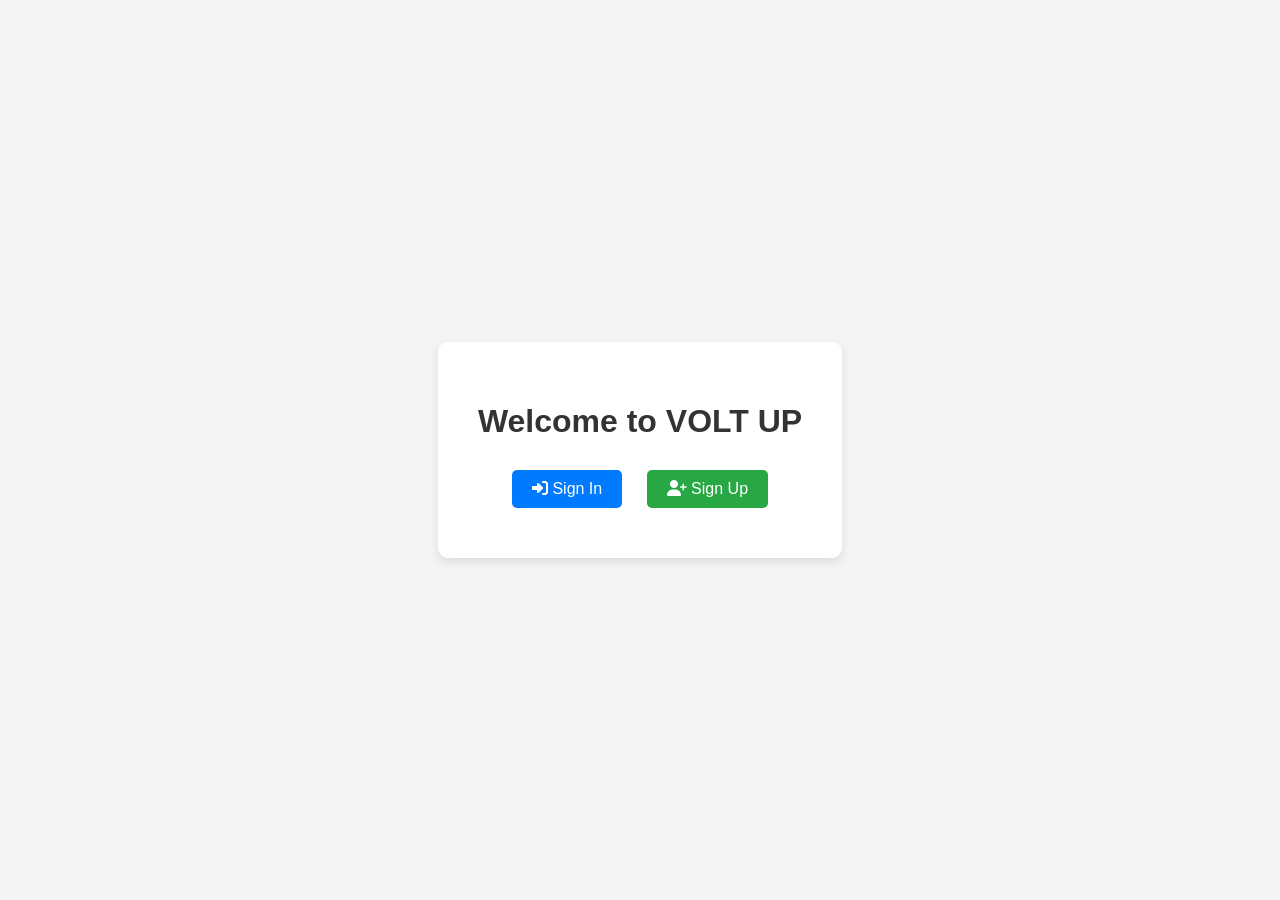
<file: VoltUp/index.html>
<!DOCTYPE html>
<html lang="en">
<head>
    <meta charset="UTF-8">
    <meta name="viewport" content="width=device-width, initial-scale=1.0">
    <title>Welcome | Volt Up</title>
    <link rel="stylesheet" href="https://cdnjs.cloudflare.com/ajax/libs/font-awesome/6.4.0/css/all.min.css">
    <style>
        body {
            font-family: Arial, sans-serif;
            margin: 0;
            padding: 0;
            display: flex;
            justify-content: center;
            align-items: center;
            height: 100vh;
            background-color: #f4f4f4;
        }
        .container {
            text-align: center;
            background: #fff;
            padding: 40px;
            border-radius: 10px;
            box-shadow: 0 4px 10px rgba(0, 0, 0, 0.1);
        }
        .container h1 {
            margin-bottom: 20px;
            color: #333;
        }
        .btn {
            display: inline-block;
            padding: 10px 20px;
            margin: 10px;
            font-size: 16px;
            color: #fff;
            background-color: #007bff;
            border: none;
            border-radius: 5px;
            text-decoration: none;
            cursor: pointer;
            transition: background-color 0.3s ease;
        }
        .btn:hover {
            background-color: #0056b3;
        }
        .btn.sign-up {
            background-color: #28a745;
        }
        .btn.sign-up:hover {
            background-color: #1e7e34;
        }
    </style>
</head>
<body>
    <div class="container">
        <h1>Welcome to VOLT UP</h1>
        <a href="auth.html" class="btn sign-in"><i class="fas fa-sign-in-alt"></i> Sign In</a>
        <a href="auth.html" class="btn sign-up"><i class="fas fa-user-plus"></i> Sign Up</a>
    </div>
</body>
</html>
</file>
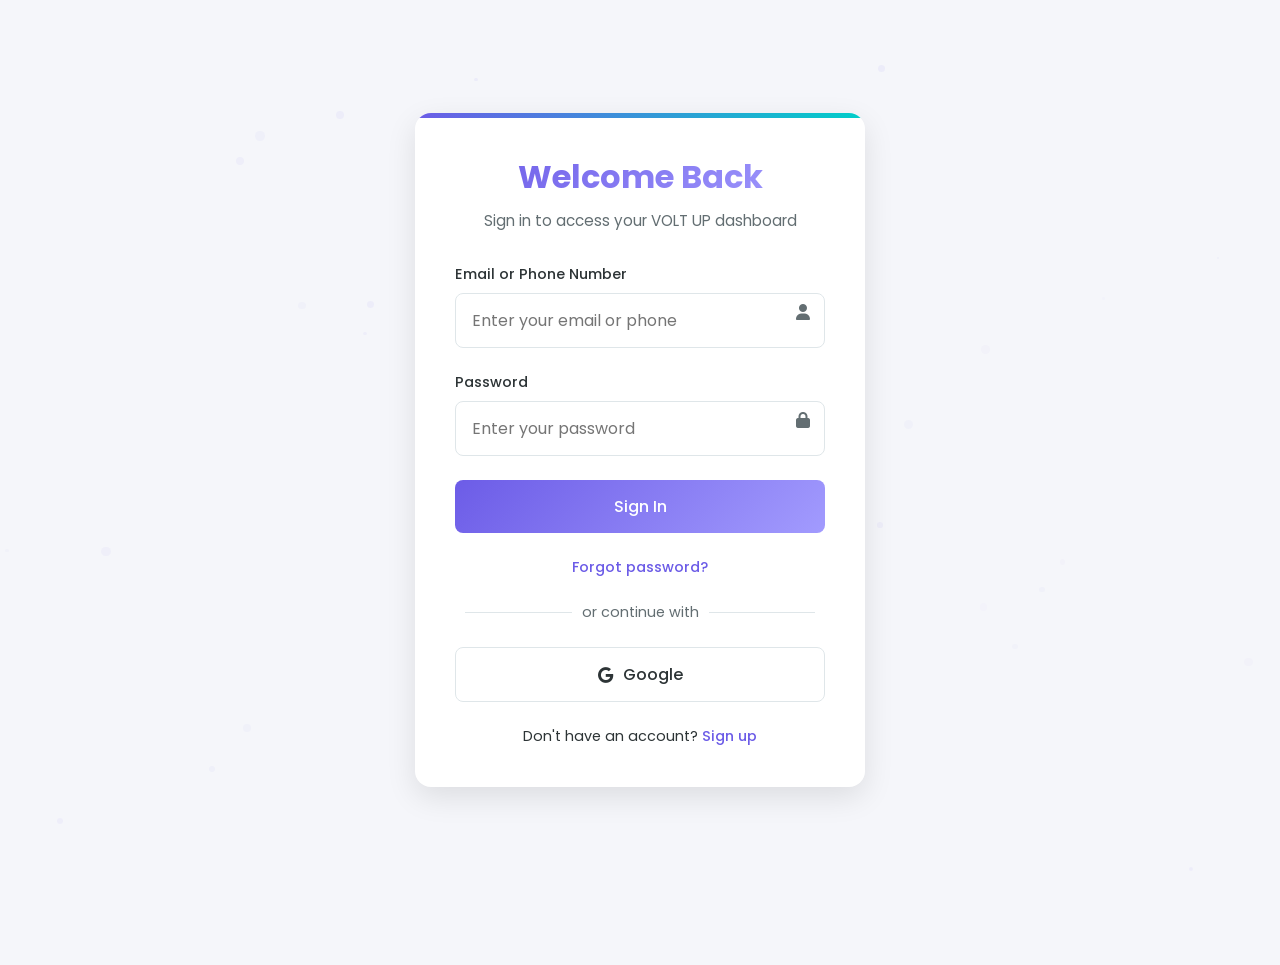
<file: VoltUp/auth.html>
<!DOCTYPE html>
<html lang="en">
<head>
    <meta charset="UTF-8">
    <meta name="viewport" content="width=device-width, initial-scale=1.0">
    <title>VOLT UP - Sign In / Sign Up</title>
    <link rel="stylesheet" href="https://cdnjs.cloudflare.com/ajax/libs/font-awesome/6.4.0/css/all.min.css">
    <link href="https://fonts.googleapis.com/css2?family=Poppins:wght@300;400;500;600;700&display=swap" rel="stylesheet">
    <style>
        :root {
            --primary: #6c5ce7;
            --primary-light: #a29bfe;
            --secondary: #00cec9;
            --dark: #2d3436;
            --dark-light: #636e72;
            --light: #dfe6e9;
            --white: #ffffff;
            --danger: #d63031;
            --warning: #fdcb6e;
            --success: #00b894;
            --bg-color: #f5f6fa;
            --card-bg: #ffffff;
            --text-color: #2d3436;
        }

        .dark-mode {
            --bg-color: #121212;
            --card-bg: #1e1e1e;
            --text-color: #e0e0e0;
            --dark-light: #b0b0b0;
        }

        * {
            margin: 0;
            padding: 0;
            box-sizing: border-box;
            font-family: 'Poppins', sans-serif;
        }

        body {
            background-color: var(--bg-color);
            color: var(--text-color);
            min-height: 100vh;
            overflow-x: hidden;
            transition: background-color 0.3s ease, color 0.3s ease;
        }

        .auth-container {
            display: flex;
            min-height: 100vh;
            position: relative;
            z-index: 1;
        }

        /* Animated Background */
        .auth-background {
            position: fixed;
            top: 0;
            left: 0;
            width: 100%;
            height: 100%;
            z-index: 0;
            overflow: hidden;
        }

        .electric-particle {
            position: absolute;
            background: rgba(108, 92, 231, 0.15);
            border-radius: 50%;
        }

        .electric-line {
            position: absolute;
            background: linear-gradient(90deg, rgba(108, 92, 231, 0.3), transparent);
            transform-origin: left center;
        }

        /* Auth Form Styling */
        .auth-form-container {
            flex: 1;
            display: flex;
            align-items: center;
            justify-content: center;
            padding: 2rem;
            position: relative;
            z-index: 2;
        }

        .auth-form {
            background: var(--card-bg);
            border-radius: 16px;
            padding: 2.5rem;
            width: 100%;
            max-width: 450px;
            box-shadow: 0 10px 30px rgba(0, 0, 0, 0.1);
            position: relative;
            overflow: hidden;
        }

        .auth-form::before {
            content: '';
            position: absolute;
            top: 0;
            left: 0;
            width: 100%;
            height: 5px;
            background: linear-gradient(90deg, var(--primary), var(--secondary));
        }

        .form-header {
            text-align: center;
            margin-bottom: 2rem;
        }

        .form-header h1 {
            font-size: 2rem;
            margin-bottom: 0.5rem;
            background: linear-gradient(135deg, var(--primary), var(--primary-light));
            -webkit-background-clip: text;
            background-clip: text;
            color: transparent;
        }

        .form-header p {
            color: var(--dark-light);
            font-size: 0.95rem;
        }

        .form-group {
            margin-bottom: 1.5rem;
            position: relative;
        }

        .form-group label {
            display: block;
            margin-bottom: 0.5rem;
            font-size: 0.9rem;
            font-weight: 500;
            color: var(--text-color);
        }

        .form-control {
            width: 100%;
            padding: 14px 16px;
            border: 1px solid var(--light);
            border-radius: 8px;
            font-size: 1rem;
            background: var(--card-bg);
            color: var(--text-color);
            transition: all 0.3s ease;
        }

        .form-control:focus {
            border-color: var(--primary-light);
            box-shadow: 0 0 0 3px rgba(108, 92, 231, 0.2);
            outline: none;
        }

        .input-icon {
            position: absolute;
            right: 15px;
            top: 40px;
            color: var(--dark-light);
        }

        .btn {
            display: inline-block;
            width: 100%;
            padding: 14px;
            border-radius: 8px;
            font-weight: 500;
            font-size: 1rem;
            cursor: pointer;
            transition: all 0.3s ease;
            text-align: center;
            border: none;
        }

        .btn-primary {
            background: linear-gradient(135deg, var(--primary), var(--primary-light));
            color: white;
        }

        .btn-primary:hover {
            transform: translateY(-2px);
            box-shadow: 0 5px 15px rgba(108, 92, 231, 0.3);
        }

        .btn-google {
            background: white;
            color: var(--dark);
            border: 1px solid var(--light);
            display: flex;
            align-items: center;
            justify-content: center;
            gap: 10px;
        }

        .btn-google:hover {
            background: #f8f9fa;
        }

        .divider {
            display: flex;
            align-items: center;
            margin: 1.5rem 0;
            color: var(--dark-light);
            font-size: 0.9rem;
        }

        .divider::before,
        .divider::after {
            content: '';
            flex: 1;
            height: 1px;
            background: var(--light);
            margin: 0 10px;
        }

        .form-footer {
            text-align: center;
            margin-top: 1.5rem;
            font-size: 0.9rem;
            color: var(--dark-light);
        }

        .form-footer a {
            color: var(--primary);
            text-decoration: none;
            font-weight: 500;
        }

        .form-footer a:hover {
            text-decoration: underline;
        }

        .form-switch {
            text-align: center;
            margin-top: 1rem;
            font-size: 0.9rem;
        }

        .form-switch a {
            color: var(--primary);
            font-weight: 500;
            text-decoration: none;
        }

        .form-switch a:hover {
            text-decoration: underline;
        }

        /* Toggle between signin/signup */
        .auth-forms {
            position: relative;
            width: 100%;
            max-width: 450px;
        }

        .auth-form {
            transition: all 0.4s cubic-bezier(0.785, 0.135, 0.15, 0.86);
            backface-visibility: hidden;
        }

        .signup-form {
            position: absolute;
            top: 0;
            left: 0;
            transform: rotateY(180deg);
            opacity: 0;
            pointer-events: none;
        }

        .auth-forms.show-signup .signin-form {
            transform: rotateY(180deg);
            opacity: 0;
            pointer-events: none;
        }

        .auth-forms.show-signup .signup-form {
            transform: rotateY(0);
            opacity: 1;
            pointer-events: all;
        }

        /* Responsive Design */
        @media (max-width: 768px) {
            .auth-container {
                padding: 1rem;
            }
            
            .auth-form {
                padding: 1.5rem;
            }
        }

        @media (max-width: 480px) {
            .auth-form {
                padding: 1.25rem;
            }
            
            .form-header h1 {
                font-size: 1.75rem;
            }
        }
    </style>
</head>
<body>
    <!-- Animated Background -->
    <div class="auth-background" id="electricBackground"></div>

    <!-- Auth Container -->
    <div class="auth-container">
        <div class="auth-form-container">
            <div class="auth-forms" id="authForms">
                <!-- Sign In Form -->
                <form class="auth-form signin-form">
                    <div class="form-header">
                        <h1>Welcome Back</h1>
                        <p>Sign in to access your VOLT UP dashboard</p>
                    </div>
                    
                    <div class="form-group">
                        <label for="signin-email">Email or Phone Number</label>
                        <input type="text" id="signin-email" class="form-control" placeholder="Enter your email or phone">
                        <i class="fas fa-user input-icon"></i>
                    </div>
                    
                    <div class="form-group">
                        <label for="signin-password">Password</label>
                        <input type="password" id="signin-password" class="form-control" placeholder="Enter your password">
                        <i class="fas fa-lock input-icon"></i>
                    </div>
                    
                    <a href="dashboard.html"><div class="form-group" id="createAccountBtn">
                        <button type="submit" class="btn btn-primary">Sign In</button>
                    </div></a>
                    
                    <div class="form-footer">
                        <a href="dashboard.html">Forgot password?</a>
                    </div>
                    
                    <div class="divider">or continue with</div>
                    
                    <div class="form-group" id="createAccountBtn" >
                        <button type="button" class="btn btn-google">
                            <i class="fab fa-google"></i> Google
                        </button>
                    </div>
                    
                    <div class="form-switch">
                        Don't have an account? <a href="#" id="showSignup">Sign up</a>
                    </div>
                </form>
                
                <!-- Sign Up Form -->
                <form class="auth-form signup-form">
                    <div class="form-header">
                        <h1>Create Account</h1>
                        <p>Join VOLT UP to start managing your VTU services</p>
                    </div>
                    
                    <div class="form-group">
                        <label for="signup-name">Full Name</label>
                        <input type="text" id="signup-name" class="form-control" placeholder="Enter your full name">
                        <i class="fas fa-user input-icon"></i>
                    </div>
                    
                    <div class="form-group">
                        <label for="signup-email">Email Address</label>
                        <input type="email" id="signup-email" class="form-control" placeholder="Enter your email">
                        <i class="fas fa-envelope input-icon"></i>
                    </div>
                    
                    <div class="form-group">
                        <label for="signup-phone">Phone Number</label>
                        <input type="tel" id="signup-phone" class="form-control" placeholder="Enter your phone number">
                        <i class="fas fa-phone input-icon"></i>
                    </div>
                    
                    <div class="form-group">
                        <label for="signup-password">Password</label>
                        <input type="password" id="signup-password" class="form-control" placeholder="Create a password">
                        <i class="fas fa-lock input-icon"></i>
                    </div>
                    
                    <div class="form-group">
                        <label for="signup-confirm-password">Confirm Password</label>
                        <input type="password" id="signup-confirm-password" class="form-control" placeholder="Confirm your password">
                        <i class="fas fa-lock input-icon"></i>
                    </div>
                    
                    <div class="form-group">
                        <button type="submit" class="btn btn-primary">Create Account</button>
                    </div>
                    
                    <div class="form-switch">
                        Already have an account? <a href="#" id="showSignin">Sign in</a>
                    </div>
                </form>
            </div>
        </div>
    </div>

    <script>
        // Toggle between signin/signup
        document.getElementById('showSignup').addEventListener('click', function(e) {
            e.preventDefault();
            document.getElementById('authForms').classList.add('show-signup');
        });
        
        document.getElementById('showSignin').addEventListener('click', function(e) {
            e.preventDefault();
            document.getElementById('authForms').classList.remove('show-signup');
        });

        document.getElementById("createAccountBtn").addEventListener("click", function() {
    window.location.href = "dashboard.html";
});

        // Electric background animation
        function createElectricBackground() {
            const background = document.getElementById('electricBackground');
            const width = window.innerWidth;
            const height = window.innerHeight;
            
            // Create particles
            for (let i = 0; i < 30; i++) {
                const particle = document.createElement('div');
                particle.classList.add('electric-particle');
                
                // Random position
                const size = Math.random() * 8 + 2;
                particle.style.width = `${size}px`;
                particle.style.height = `${size}px`;
                particle.style.left = `${Math.random() * width}px`;
                particle.style.top = `${Math.random() * height}px`;
                
                // Random opacity
                particle.style.opacity = Math.random() * 0.3 + 0.1;
                
                background.appendChild(particle);
                
                // Animate particles
                animateParticle(particle, width, height);
            }
            
            // Create connections
            setInterval(() => {
                const particles = document.querySelectorAll('.electric-particle');
                document.querySelectorAll('.electric-line').forEach(el => el.remove());
                
                particles.forEach((particle1, i) => {
                    particles.forEach((particle2, j) => {
                        if (i < j) {
                            const x1 = parseFloat(particle1.style.left) + parseFloat(particle1.style.width) / 2;
                            const y1 = parseFloat(particle1.style.top) + parseFloat(particle1.style.height) / 2;
                            const x2 = parseFloat(particle2.style.left) + parseFloat(particle2.style.width) / 2;
                            const y2 = parseFloat(particle2.style.top) + parseFloat(particle2.style.height) / 2;
                            
                            const distance = Math.sqrt(Math.pow(x2 - x1, 2) + Math.pow(y2 - y1, 2));
                            
                            if (distance < 200) {
                                const line = document.createElement('div');
                                line.classList.add('electric-line');
                                
                                line.style.left = `${x1}px`;
                                line.style.top = `${y1}px`;
                                line.style.width = `${distance}px`;
                                
                                const angle = Math.atan2(y2 - y1, x2 - x1);
                                line.style.transform = `rotate(${angle}rad)`;
                                
                                line.style.opacity = (1 - distance / 200) * 0.3;
                                
                                background.appendChild(line);
                                
                                // Remove line after animation
                                setTimeout(() => {
                                    line.remove();
                                }, 1000);
                            }
                        }
                    });
                });
            }, 1500);
        }
        
        function animateParticle(particle, width, height) {
            let x = parseFloat(particle.style.left);
            let y = parseFloat(particle.style.top);
            let xSpeed = (Math.random() - 0.5) * 0.5;
            let ySpeed = (Math.random() - 0.5) * 0.5;
            
            function move() {
                x += xSpeed;
                y += ySpeed;
                
                // Bounce off edges
                if (x < 0 || x > width) {
                    xSpeed *= -1;
                }
                if (y < 0 || y > height) {
                    ySpeed *= -1;
                }
                
                particle.style.left = `${x}px`;
                particle.style.top = `${y}px`;
                
                requestAnimationFrame(move);
            }
            
            move();
        }
        
        // Initialize
        window.addEventListener('load', createElectricBackground);
        
        // Dark mode toggle (connect to your existing toggle)
        const darkModeToggle = document.getElementById('dark-mode-toggle');
        if (darkModeToggle) {
            darkModeToggle.addEventListener('change', function() {
                document.body.classList.toggle('dark-mode');
            });
        }
        
        // Check for existing dark mode preference
        if (localStorage.getItem('darkMode') === 'enabled') {
            document.body.classList.add('dark-mode');
        }
    </script>
</body>
</html>
</file>
